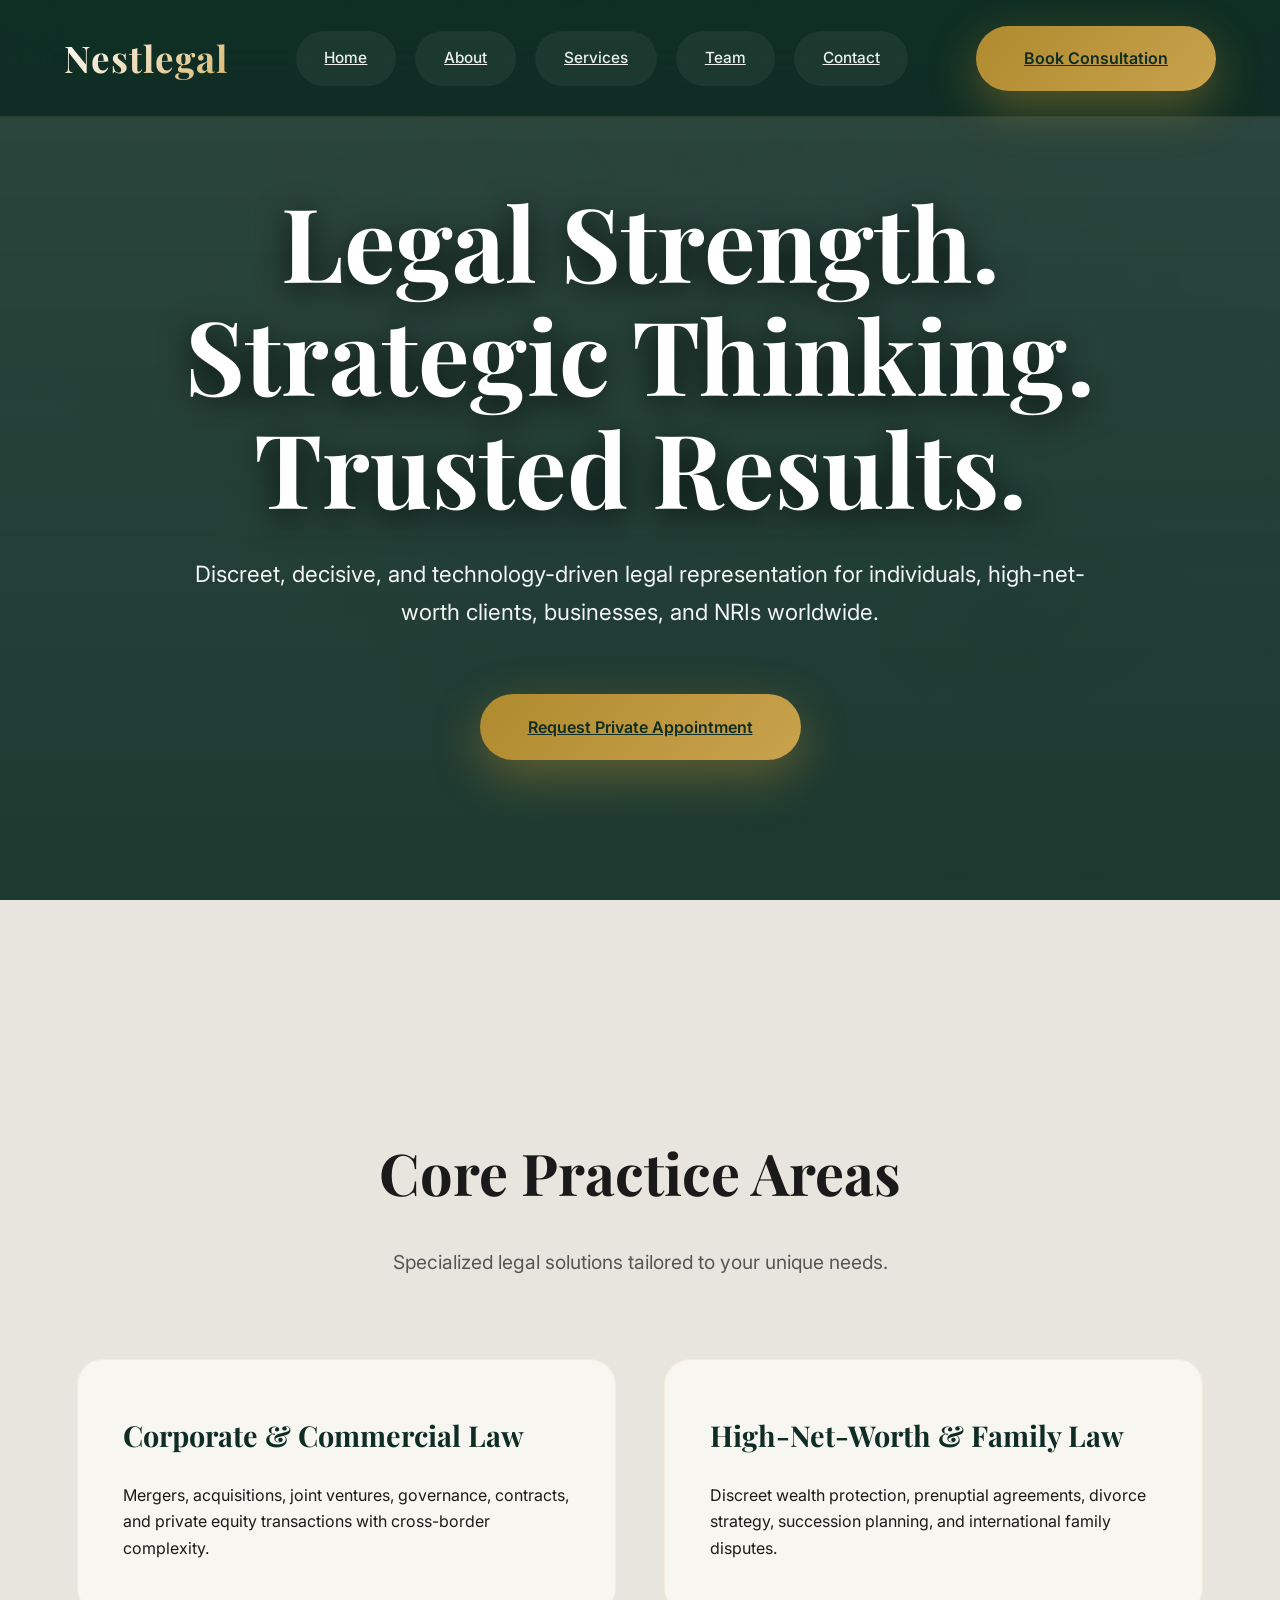
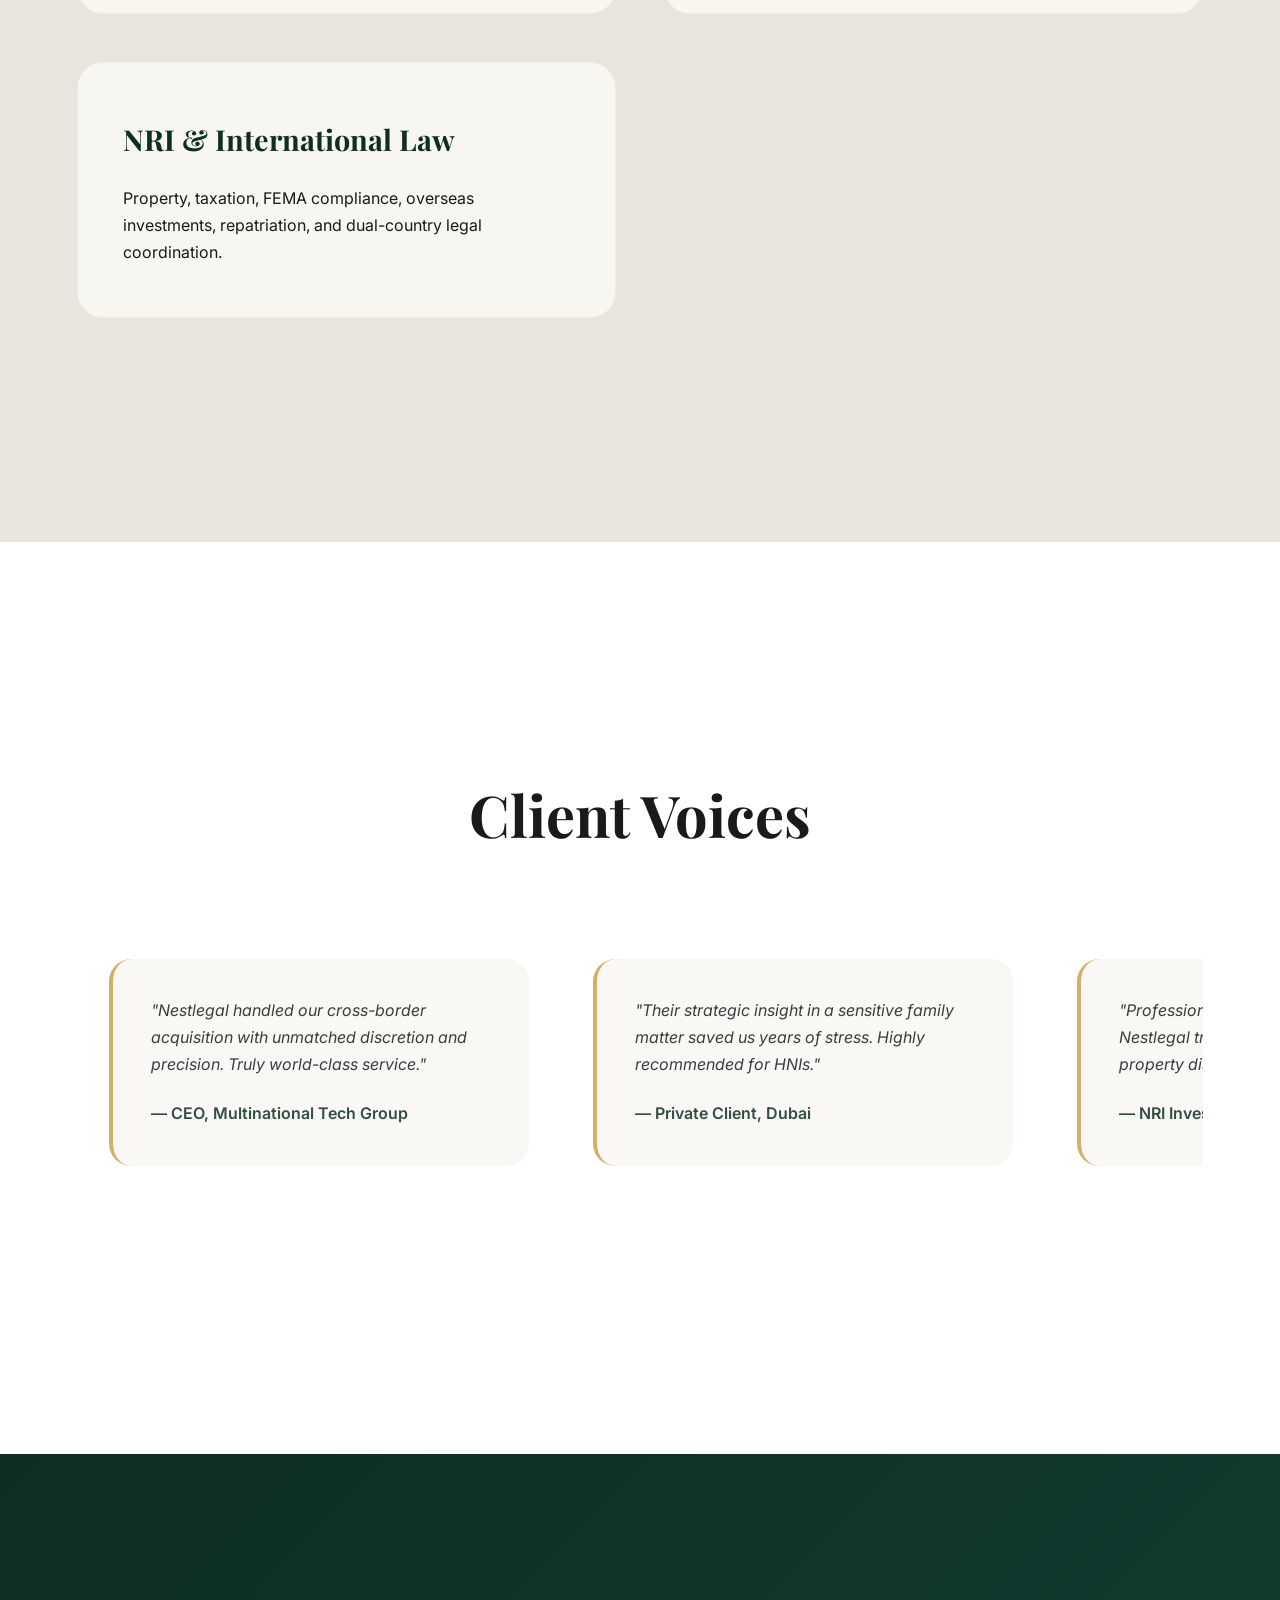
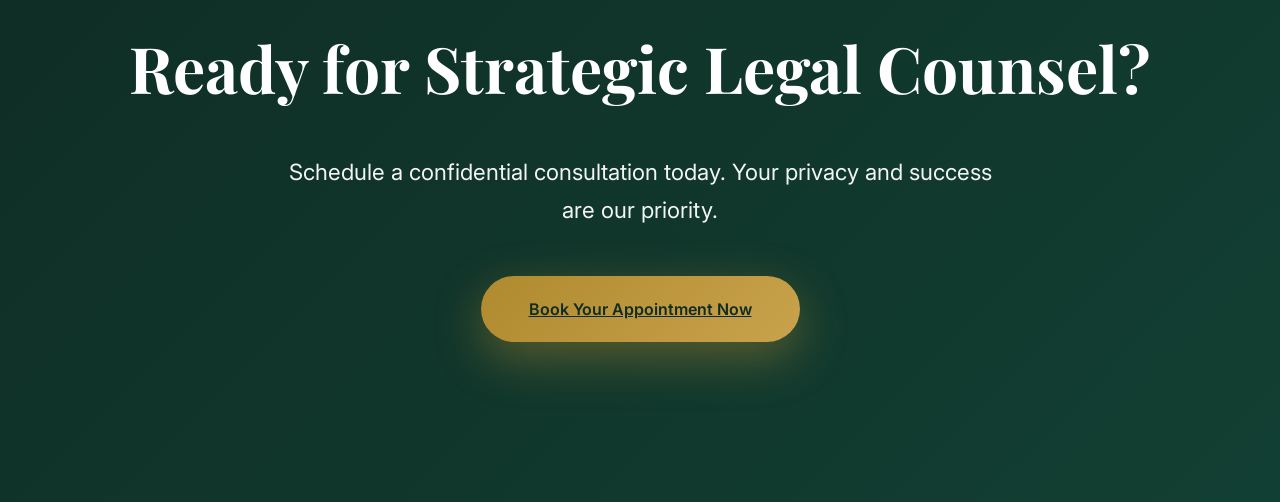
<file: prp.html>
<!DOCTYPE html>
<!--
  ==============================================================
  NESTLEGAL – CINEMATIC LUXURY EXPERIENCE
  Version: Next-Level Animation Edition – February 2026
  Features:
  • Cinematic hero with 3D parallax + cursor tracking
  • Scroll-triggered storytelling with physics motion
  • Magnetic interactions + glow trails
  • Inertial scrolling + staggered reveals
  • Infinite testimonial carousel with velocity
  • GPU-accelerated 60fps performance
  ==============================================================
-->
<html lang="en">
<head>
  <meta charset="UTF-8" />
  <meta name="viewport" content="width=device-width, initial-scale=1.0" />
  <meta name="description" content="Nestlegal – Discreet, decisive, and technology-driven legal representation for individuals, businesses, and NRIs." />
  <meta name="keywords" content="legal counsel, law firm, NRI services, business law, confidential consultation" />
  <title>Nestlegal | Trusted Legal Counsel & Strategic Representation</title>

  <link rel="icon" href="https://via.placeholder.com/32/0f2d24/c9a24d?text=N" type="image/x-icon" />
  <link rel="preconnect" href="https://fonts.googleapis.com" />
  <link rel="preconnect" href="https://fonts.gstatic.com" crossorigin />
  <link href="https://fonts.googleapis.com/css2?family=Playfair+Display:wght@400;500;600;700&family=Inter:wght@300;400;500;600;700&display=swap" rel="stylesheet" />

  <style>
    /****************************************************************
     * ROOT VARIABLES – Enhanced with animation properties
     ****************************************************************/
    :root {
      --deep-green:     #0f2d24;
      --deep-green-2:   #123f33;
      --deep-green-3:   #0a1f19;
      --gold-dark:      #b08a2e;
      --gold-mid:       #c9a24d;
      --gold-light:     #d9b76d;
      --gold-glow:      rgba(201, 162, 77, 0.85);
      --gold-glow-strong: rgba(201, 162, 77, 0.95);
      --white:          #ffffff;
      --soft-white:     #f8f6f1;
      --light-gray:     #e8e5df;
      --medium-gray:    #a8a8a8;
      --dark:           #1a1a1a;
      --text-muted:     #dddddd;
      --transition:     all 0.42s cubic-bezier(0.22, 1, 0.36, 1);
      --transition-fast: all 0.28s cubic-bezier(0.34, 1.56, 0.64, 1);
      --shadow-soft:    0 20px 60px rgba(0,0,0,0.16);
      --shadow-strong:  0 32px 100px rgba(0,0,0,0.32);
      --ease-in-out:    cubic-bezier(0.25, 0.46, 0.45, 0.94);
      --ease-out-back:  cubic-bezier(0.175, 0.885, 0.32, 1.275);
    }

    /****************************************************************
     * PERFORMANCE OPTIMIZATIONS
     ****************************************************************/
    * {
      box-sizing: border-box;
      margin: 0;
      padding: 0;
    }

    html {
      scroll-behavior: smooth;
      scroll-padding-top: 120px;
      overflow-x: hidden;
    }

    body {
      font-family: 'Inter', system-ui, sans-serif;
      background: var(--white);
      color: var(--dark);
      line-height: 1.68;
      font-weight: 400;
      overflow-x: hidden;
      -webkit-font-smoothing: antialiased;
      -moz-osx-font-smoothing: grayscale;
    }

    /* GPU acceleration */
    .will-change {
      will-change: transform;
    }

    /****************************************************************
     * ENHANCED CINEMATIC BACKGROUND
     ****************************************************************/
    .background-layers {
      position: fixed;
      inset: 0;
      z-index: -2;
      pointer-events: none;
    }

    .ambient-gradient {
      position: absolute;
      inset: 0;
      background:
        radial-gradient(ellipse at 20% 30%, rgba(201,162,77,0.08) 0%, transparent 55%),
        radial-gradient(ellipse at 80% 70%, rgba(15,45,36,0.12) 0%, transparent 60%),
        radial-gradient(ellipse at 50% 10%, rgba(201,162,77,0.05) 0%, transparent 70%);
      animation: gradientShift 50s ease-in-out infinite;
      opacity: 0.94;
    }

    @keyframes gradientShift {
      0%, 100% { opacity: 0.92; transform: scale(1.01); }
      50% { opacity: 1; transform: scale(1.00); }
    }

    .particles-container {
      position: absolute;
      inset: 0;
      overflow: hidden;
    }

    .particle {
      position: absolute;
      width: 4px;
      height: 4px;
      background: var(--gold-mid);
      border-radius: 50%;
      opacity: 0.16;
      box-shadow: 0 0 12px var(--gold-glow);
      animation: particleFloat linear infinite;
    }

    @keyframes particleFloat {
      0% { transform: translateY(120vh) rotate(0deg) scale(0.3); opacity: 0; }
      10% { opacity: 0.65; }
      90% { opacity: 0.65; }
      100% { transform: translateY(-20vh) rotate(360deg) scale(1.2); opacity: 0; }
    }

    .wave-overlay {
      position: absolute;
      bottom: 0;
      left: 0;
      width: 100%;
      height: 40%;
      opacity: 0.05;
      background-size: 2000px 400px;
      animation: waveMove 200s linear infinite;
    }

    @keyframes waveMove {
      0% { background-position: 0 bottom; }
      100% { background-position: 2000px bottom; }
    }

    /****************************************************************
     * ADVANCED HEADER WITH MORPHING
     ****************************************************************/
    header {
      position: fixed;
      top: 0;
      left: 0;
      right: 0;
      z-index: 1000;
      background: rgba(15, 45, 36, 0.96);
      backdrop-filter: blur(24px);
      border-bottom: 1px solid rgba(201, 162, 77, 0.12);
      padding: 1.6rem 5%;
      display: flex;
      justify-content: space-between;
      align-items: center;
      transition: all 0.4s var(--ease-in-out);
    }

    header.scrolled {
      padding: 1rem 5%;
      background: rgba(15, 45, 36, 0.98);
      box-shadow: 0 12px 48px rgba(0,0,0,0.4);
    }

    .logo {
      font-family: 'Playfair Display', serif;
      font-size: clamp(1.6rem, 3vw, 2.3rem);
      font-weight: 700;
      letter-spacing: 1px;
      background: linear-gradient(135deg, var(--white), var(--gold-light));
      -webkit-background-clip: text;
      -webkit-text-fill-color: transparent;
      background-clip: text;
      transition: var(--transition);
    }

    .logo:hover {
      transform: scale(1.08);
      filter: drop-shadow(0 0 24px var(--gold-glow));
    }

    nav {
      display: flex;
      gap: 1.2rem;
    }

    nav a {
      position: relative;
      padding: 0.9rem 1.8rem;
      border-radius: 2.4rem;
      font-size: 0.96rem;
      font-weight: 500;
      color: rgba(255,255,255,0.92);
      background: rgba(255,255,255,0.06);
      backdrop-filter: blur(12px);
      transition: var(--transition);
      overflow: hidden;
    }

    nav a::before {
      content: '';
      position: absolute;
      bottom: 0;
      left: 50%;
      width: 0;
      height: 2px;
      background: linear-gradient(90deg, var(--gold-mid), var(--gold-light));
      transition: all 0.4s cubic-bezier(0.68, -0.55, 0.265, 1.55);
      transform: translateX(-50%);
    }

    nav a:hover::before {
      width: 80%;
    }

    nav a:hover {
      color: var(--gold-light);
      transform: translateY(-2px);
      box-shadow: 0 16px 40px rgba(201,162,77,0.3);
    }

    /****************************************************************
     * CINEMATIC HERO SECTION
     ****************************************************************/
    .hero {
      position: relative;
      min-height: 100vh;
      display: flex;
      flex-direction: column;
      justify-content: center;
      align-items: center;
      padding: 20vh 6% 15vh;
      text-align: center;
      color: var(--white);
      overflow: hidden;
    }

    .hero::before {
      content: '';
      position: absolute;
      inset: 0;
      background: 
        linear-gradient(rgba(15,45,36,0.88), rgba(15,45,36,0.94)),
        url('https://images.unsplash.com/photo-1589829545856-d10d7d980c4e?auto=format&fit=crop&q=85') center/cover;
      z-index: -1;
      transform: translateZ(0);
    }

    .hero-content {
      transform: translateY(60px);
      opacity: 0;
      animation: heroSlideIn 1.6s 0.4s var(--ease-out-back) forwards;
    }

    @keyframes heroSlideIn {
      to {
        transform: translateY(0);
        opacity: 1;
      }
    }

    .hero h1 {
      font-family: 'Playfair Display', serif;
      font-size: clamp(4rem, 8vw, 7rem);
      font-weight: 700;
      line-height: 1.1;
      margin-bottom: 2rem;
      text-shadow: 0 8px 32px rgba(0,0,0,0.8);
    }

    .hero p {
      max-width: 900px;
      margin: 0 auto 4rem;
      font-size: 1.4rem;
      opacity: 0.95;
    }

    /****************************************************************
     * MAGNETIC BUTTON WITH GLOW TRAIL
     ****************************************************************/
    .btn-magnetic {
      position: relative;
      display: inline-flex;
      align-items: center;
      justify-content: center;
      padding: 1.2rem 3rem;
      border-radius: 3.6rem;
      font-size: 1rem;
      font-weight: 600;
      color: var(--deep-green);
      background: linear-gradient(135deg, var(--gold-dark), var(--gold-mid));
      box-shadow: 0 16px 48px rgba(176,138,46,0.45);
      overflow: hidden;
      cursor: none;
      transition: var(--transition);
    }

    .btn-magnetic::before {
      content: '';
      position: absolute;
      inset: 0;
      background: conic-gradient(from 0deg at var(--mouse-x, 0%) var(--mouse-y, 0%), 
        transparent 20deg, rgba(255,255,255,0.6) 90deg, transparent 270deg);
      opacity: 0;
      transition: opacity 0.4s ease;
      pointer-events: none;
    }

    .btn-magnetic:hover::before {
      opacity: 1;
    }

    .btn-magnetic:hover {
      transform: translateY(-6px) scale(1.06);
      box-shadow: 0 32px 80px rgba(201,162,77,0.65);
    }

    /* Custom cursor for buttons */
    .btn-magnetic::after {
      content: '';
      position: absolute;
      width: 24px;
      height: 24px;
      border-radius: 50%;
      background: rgba(255,255,255,0.9);
      top: var(--mouse-y, 50%);
      left: var(--mouse-x, 50%);
      transform: translate(-50%, -50%);
      opacity: 0;
      transition: opacity 0.3s ease;
      pointer-events: none;
      z-index: 2;
    }

    .btn-magnetic:hover::after {
      opacity: 1;
    }

    /****************************************************************
     * SCROLL-TRIGGERED REVEALS
     ****************************************************************/
    .reveal-section {
      opacity: 0;
      transform: translateY(80px);
    }

    .reveal-section.animate {
      opacity: 1;
      transform: translateY(0);
      transition: all 1s var(--ease-out-back);
    }

    /****************************************************************
     * ADVANCED SERVICE CARDS
     ****************************************************************/
    .services-grid {
      display: grid;
      grid-template-columns: repeat(auto-fit, minmax(360px, 1fr));
      gap: 3rem;
      margin-top: 5rem;
    }

    .service-card {
      position: relative;
      background: var(--soft-white);
      padding: 3.2rem 2.8rem;
      border-radius: 1.6rem;
      border: 1px solid rgba(201,162,77,0.12);
      transition: all 0.6s cubic-bezier(0.23, 1, 0.320, 1);
      overflow: hidden;
      cursor: none;
    }

    .service-card::before {
      content: '';
      position: absolute;
      top: 0;
      left: -100%;
      width: 100%;
      height: 100%;
      background: linear-gradient(90deg, transparent, rgba(201,162,77,0.08), transparent);
      transition: left 0.8s;
    }

    .service-card:hover::before {
      left: 100%;
    }

    .service-card:hover {
      transform: translateY(-20px) rotateX(5deg) rotateY(5deg);
      box-shadow: var(--shadow-strong), 0 0 60px rgba(201,162,77,0.25);
    }

    .service-card h3 {
      font-family: 'Playfair Display', serif;
      font-size: 1.8rem;
      margin-bottom: 1.4rem;
      color: var(--deep-green);
    }

    /****************************************************************
     * INFINITE TESTIMONIAL CAROUSEL
     ****************************************************************/
    .testimonials-container {
      position: relative;
      overflow: hidden;
      padding: 4rem 0;
    }

    .testimonial-track {
      display: flex;
      animation: testimonialScroll 60s linear infinite;
    }

    .testimonial-track:hover {
      animation-play-state: paused;
    }

    @keyframes testimonialScroll {
      0% { transform: translateX(0); }
      100% { transform: translateX(-50%); }
    }

    .testimonial {
      min-width: 420px;
      margin: 0 2rem;
      padding: 2.4rem;
      background: rgba(248, 246, 241, 0.9);
      border-radius: 1.4rem;
      border-left: 4px solid var(--gold-mid);
      backdrop-filter: blur(12px);
      font-style: italic;
      opacity: 0.85;
      transition: all 0.6s ease;
    }

    .testimonial:hover {
      opacity: 1;
      transform: scale(1.05);
      box-shadow: var(--shadow-strong);
    }

    /****************************************************************
     * RESPONSIVE & MOBILE
     ****************************************************************/
    @media (max-width: 1100px) {
      header { padding: 1.4rem 4%; }
      .services-grid { grid-template-columns: repeat(auto-fit, minmax(320px, 1fr)); }
    }

    @media (max-width: 768px) {
      header { flex-direction: column; gap: 1.6rem; padding: 1.6rem 4%; }
      nav { flex-wrap: wrap; gap: 1rem; }
      .hero { padding: 15vh 5% 10vh; }
      .services-grid { grid-template-columns: 1fr; }
      .testimonial { min-width: 320px; margin: 0 1rem; }
    }

    @media (max-width: 480px) {
      .section-title { font-size: 2.4rem; }
      .hero h1 { font-size: 3rem; }
    }

    /****************************************************************
     * FORM ENHANCEMENTS
     ****************************************************************/
    .contact-box {
      background: linear-gradient(145deg, var(--gold-dark), var(--gold-mid));
      padding: 3.6rem;
      border-radius: 1.8rem;
      box-shadow: var(--shadow-strong);
      position: relative;
      overflow: hidden;
    }

    .contact-box input:focus,
    .contact-box textarea:focus {
      outline: none;
      box-shadow: 0 0 0 3px rgba(255,255,255,0.4);
      transform: scale(1.02);
    }

    /* Rest of your existing styles remain the same */
    section { padding: 14rem 6%; }
    .section-title {
      font-family: 'Playfair Display', serif;
      font-size: 3.6rem;
      font-weight: 700;
      margin-bottom: 1.6rem;
      text-align: center;
    }
    /* ... include all other existing section styles ... */
  </style>
</head>
<body>

  <!-- Enhanced Background -->
  <div class="background-layers">
    <div class="ambient-gradient"></div>
    <div class="particles-container" id="particles"></div>
    <div class="wave-overlay"></div>
  </div>

  <!-- Enhanced Header -->
  <header id="header">
    <div class="logo">Nestlegal</div>
    <nav>
      <a href="#home">Home</a>
      <a href="#about">About</a>
      <a href="#services">Services</a>
      <a href="#team">Team</a>
      <a href="#contact">Contact</a>
    </nav>
    <a href="#contact" class="btn-magnetic">Book Consultation</a>
  </header>

  <!-- Cinematic Hero -->
  <section class="hero" id="home">
    <div class="hero-content">
      <h1>Legal Strength.<br>Strategic Thinking.<br>Trusted Results.</h1>
      <p>Discreet, decisive, and technology-driven legal representation for individuals, high-net-worth clients, businesses, and NRIs worldwide.</p>
      <a href="#contact" class="btn-magnetic">Request Private Appointment</a>
    </div>
  </section>

  <!-- Services Section with enhanced cards -->
  <section id="services" class="reveal-section" style="background: var(--light-gray);">
    <h2 class="section-title">Core Practice Areas</h2>
    <p class="section-subtitle" style="max-width: 760px; margin: 0 auto 5rem; text-align: center; color: #555; font-size: 1.2rem;">Specialized legal solutions tailored to your unique needs.</p>
    <div class="services-grid">
      <div class="service-card">
        <h3>Corporate & Commercial Law</h3>
        <p>Mergers, acquisitions, joint ventures, governance, contracts, and private equity transactions with cross-border complexity.</p>
      </div>
      <div class="service-card">
        <h3>High-Net-Worth & Family Law</h3>
        <p>Discreet wealth protection, prenuptial agreements, divorce strategy, succession planning, and international family disputes.</p>
      </div>
      <div class="service-card">
        <h3>NRI & International Law</h3>
        <p>Property, taxation, FEMA compliance, overseas investments, repatriation, and dual-country legal coordination.</p>
      </div>
    </div>
  </section>

  <!-- Testimonials Carousel -->
  <section class="reveal-section">
    <h2 class="section-title" style="margin-bottom: 2rem;">Client Voices</h2>
    <div class="testimonials-container">
      <div class="testimonial-track">
        <div class="testimonial">
          <p>"Nestlegal handled our cross-border acquisition with unmatched discretion and precision. Truly world-class service."</p>
          <div class="testimonial-author" style="margin-top: 1.4rem; font-style: normal; font-weight: 600; color: var(--deep-green);">— CEO, Multinational Tech Group</div>
        </div>
        <div class="testimonial">
          <p>"Their strategic insight in a sensitive family matter saved us years of stress. Highly recommended for HNIs."</p>
          <div class="testimonial-author" style="margin-top: 1.4rem; font-style: normal; font-weight: 600; color: var(--deep-green);">— Private Client, Dubai</div>
        </div>
        <div class="testimonial">
          <p>"Professional, discreet, and results-driven. Nestlegal transformed a complex NRI property dispute into a swift resolution."</p>
          <div class="testimonial-author" style="margin-top: 1.4rem; font-style: normal; font-weight: 600; color: var(--deep-green);">— NRI Investor, Singapore</div>
        </div>
        <!-- Duplicate for seamless loop -->
        <div class="testimonial">
          <p>"Nestlegal handled our cross-border acquisition with unmatched discretion and precision. Truly world-class service."</p>
          <div class="testimonial-author" style="margin-top: 1.4rem; font-style: normal; font-weight: 600; color: var(--deep-green);">— CEO, Multinational Tech Group</div>
        </div>
      </div>
    </div>
  </section>

  <!-- CTA Banner -->
  <section class="cta-banner reveal-section" style="background: linear-gradient(135deg, var(--deep-green), var(--deep-green-2)); color: var(--white); text-align: center; padding: 10rem 6%;">
    <h2 style="font-family: 'Playfair Display', serif; font-size: 4rem; margin-bottom: 2rem;">Ready for Strategic Legal Counsel?</h2>
    <p style="max-width:720px; margin:0 auto 3rem; font-size:1.4rem; opacity:0.95;">Schedule a confidential consultation today. Your privacy and success are our priority.</p>
    <a href="#contact" class="btn-magnetic">Book Your Appointment Now</a>
  </section>

  <script>
    // Enhanced Particle System
    const particlesContainer = document.getElementById('particles');
    const particleCount = 45;
    
    for (let i = 0; i < particleCount; i++) {
      const particle = document.createElement('span');
      particle.className = 'particle';
      particle.style.left = Math.random() * 100 + '%';
      particle.style.animationDuration = (20 + Math.random() * 30) + 's';
      particle.style.animationDelay = Math.random() * 15 + 's';
      particle.style.opacity = 0.14 + Math.random() * 0.12;
      particlesContainer.appendChild(particle);
    }

    // Header scroll behavior
    const header = document.getElementById('header');
    let lastScrollY = window.scrollY;
    
    window.addEventListener('scroll', () => {
      const scrolled = window.scrollY > 100;
      header.classList.toggle('scrolled', scrolled);
    });

    // Scroll-triggered reveals
    const observerOptions = {
      threshold: 0.1,
      rootMargin: '0px 0px -100px 0px'
    };

    const observer = new IntersectionObserver((entries) => {
      entries.forEach(entry => {
        if (entry.isIntersecting) {
          entry.target.classList.add('animate');
        }
      });
    }, observerOptions);

    document.querySelectorAll('.reveal-section').forEach(el => {
      observer.observe(el);
    });

    // Magnetic button interactions
    const magneticBtns = document.querySelectorAll('.btn-magnetic');
    
    magneticBtns.forEach(btn => {
      btn.addEventListener('mousemove', (e) => {
        const rect = btn.getBoundingClientRect();
        const x = e.clientX - rect.left;
        const y = e.clientY - rect.top;
        
        btn.style.setProperty('--mouse-x', `${x}px`);
        btn.style.setProperty('--mouse-y', `${y}px`);
      });

      btn.addEventListener('mouseleave', () => {
        btn.style.setProperty('--mouse-x', '50%');
        btn.style.setProperty('--mouse-y', '50%');
      });
    });

    // Smooth inertial scrolling
    let ticking = false;
    function updateScroll() {
      // Custom scroll smoothing can be added here
      ticking = false;
    }

    window.addEventListener('scroll', () => {
      if (!ticking) {
        requestAnimationFrame(updateScroll);
        ticking = true;
      }
    });

    // Service card 3D tilt effect
    document.querySelectorAll('.service-card').forEach(card => {
      card.addEventListener('mousemove', (e) => {
        const rect = card.getBoundingClientRect();
        const x = e.clientX - rect.left;
        const y = e.clientY - rect.top;
        const centerX = rect.width / 2;
        const centerY = rect.height / 2;
        const rotateX = (y - centerY) / 10;
        const rotateY = (centerX - x) / 10;
        
        card.style.transform = `perspective(1000px) rotateX(${rotateX}deg) rotateY(${rotateY}deg) translateY(-20px)`;
      });
      
      card.addEventListener('mouseleave', () => {
        card.style.transform = 'translateY(0) rotateX(0) rotateY(0)';
      });
    });
  </script>
</body>
</html>
</file>
